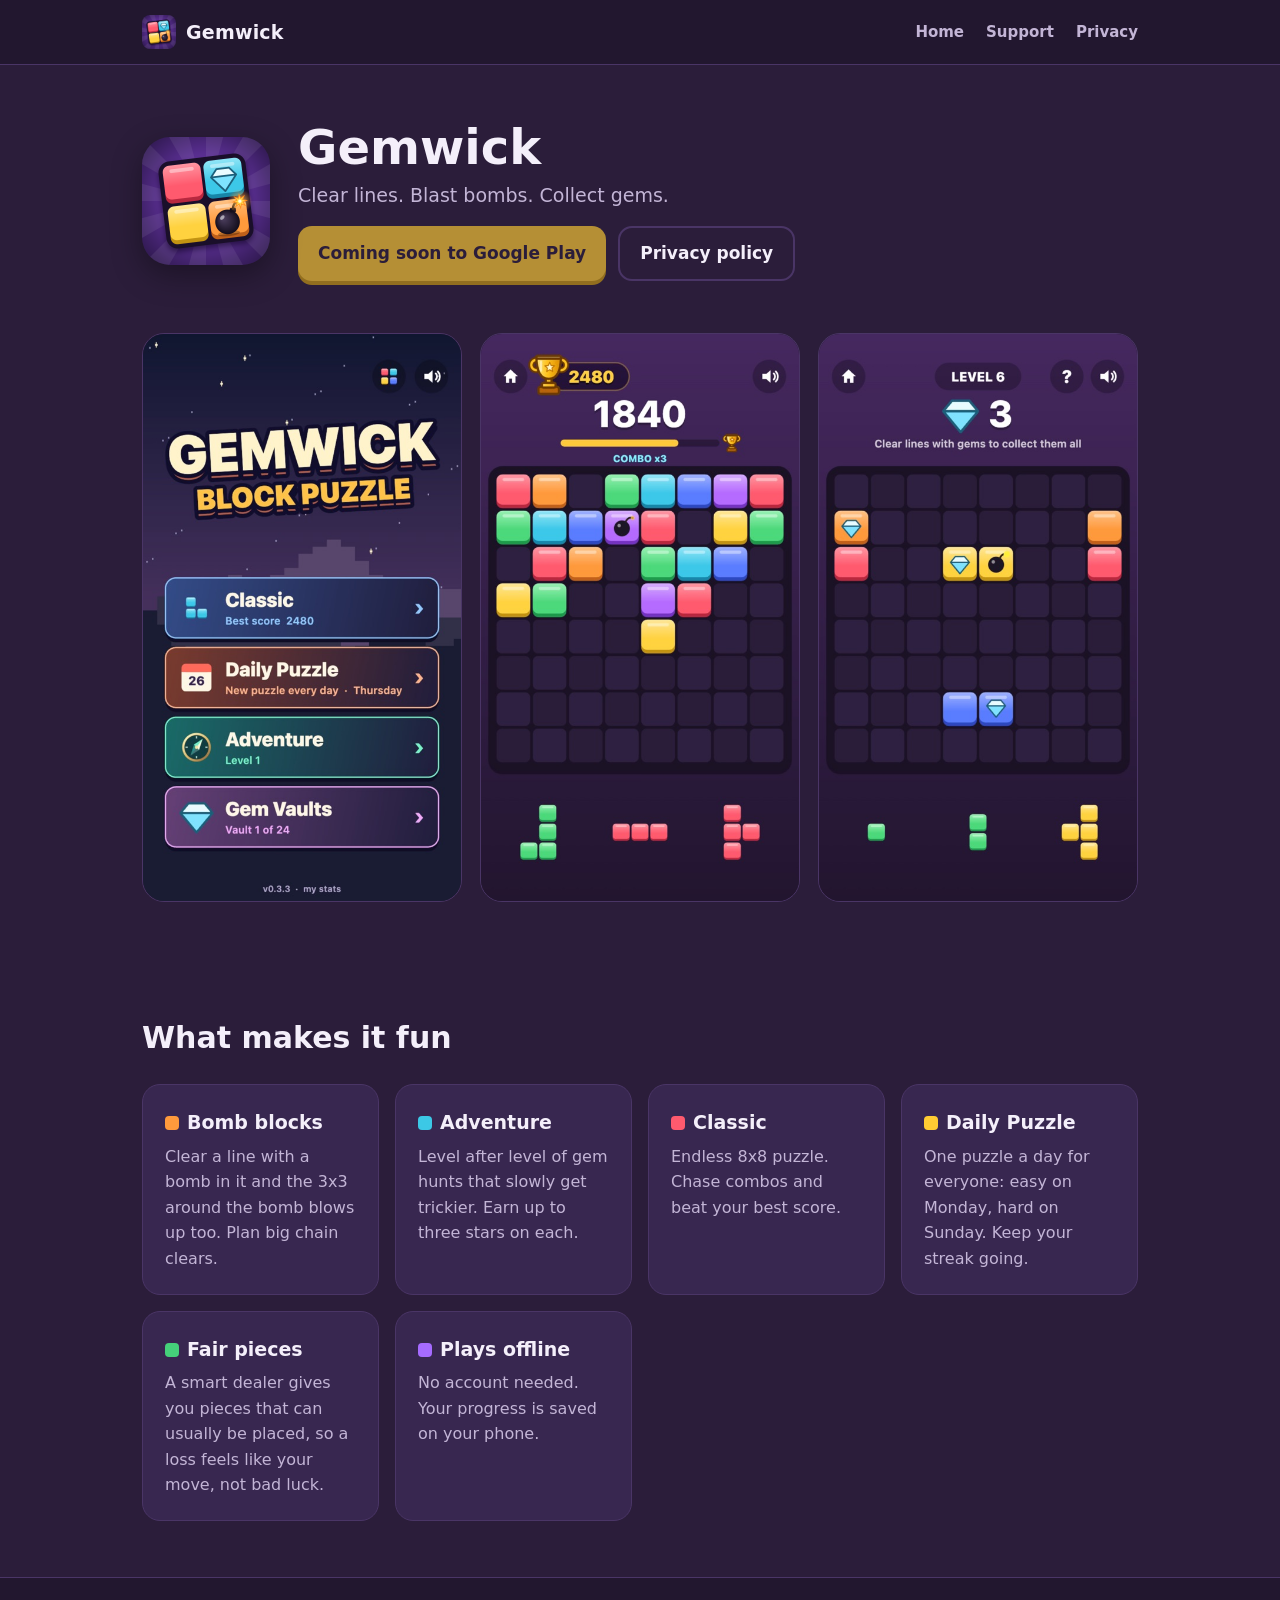
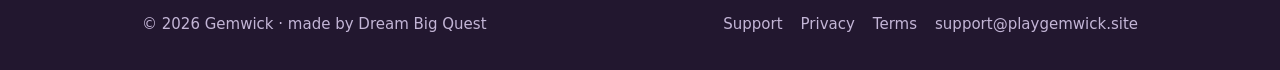
<file: index.html>
<!DOCTYPE html>
<html lang="en">
<head>
<meta charset="utf-8">
<meta name="viewport" content="width=device-width, initial-scale=1">
<title>Gemwick: Block Puzzle with bombs and gems</title>
<meta name="description" content="Gemwick is an 8x8 block puzzle where bomb blocks blast the 3x3 around them. Classic endless mode, Adventure levels with gems, and a daily puzzle.">
<meta name="theme-color" content="#2b1d3a">
<link rel="icon" href="/assets/gemwick/icon-192.png" type="image/png">
<link rel="canonical" href="https://playgemwick.site/">
<meta property="og:title" content="Gemwick: Block Puzzle">
<meta property="og:description" content="Clear lines. Blast bombs. Collect gems.">
<meta property="og:image" content="https://playgemwick.site/assets/gemwick/feature.jpg">
<meta property="og:type" content="website">
<link rel="stylesheet" href="/assets/style.css">
</head>
<body>
<header class="site-head"><div class="wrap">
  <a class="brand" href="/"><img src="/assets/gemwick/icon-192.png" alt="" width="34" height="34" style="border-radius:8px"><span>Gemwick</span></a>
  <nav class="nav"><a href="/">Home</a><a href="/support/">Support</a><a href="/privacy/">Privacy</a></nav>
</div></header>

<main>
  <div class="game-hero"><div class="wrap">
    <img class="icon" src="/assets/gemwick/icon.png" alt="Gemwick icon" width="128" height="128">
    <div>
      <h1>Gemwick</h1>
      <p>Clear lines. Blast bombs. Collect gems.</p>
      <div class="btns" style="margin-top:16px">
        <!-- When the game is live, replace href with https://play.google.com/store/apps/details?id=com.dreambigquest.boomblocks and remove aria-disabled. -->
        <a class="btn" href="#" aria-disabled="true">Coming soon to Google Play</a>
        <a class="btn ghost" href="/privacy/">Privacy policy</a>
      </div>
    </div>
  </div></div>

  <section style="padding-top:28px"><div class="wrap">
    <div class="shots">
      <img src="/assets/gemwick/shot-menu.jpg" alt="Main menu with Classic, Adventure and Daily Puzzle" width="540" height="960" loading="lazy">
      <img src="/assets/gemwick/shot-classic.jpg" alt="Classic mode mid-game with a combo running" width="540" height="960" loading="lazy">
      <img src="/assets/gemwick/shot-adventure.jpg" alt="Adventure level with gems to collect" width="540" height="960" loading="lazy">
    </div>
  </div></section>

  <section><div class="wrap">
    <h2>What makes it fun</h2>
    <div class="features">
      <div class="card"><h3><span class="dot" style="background:var(--orange)"></span>Bomb blocks</h3><p>Clear a line with a bomb in it and the 3x3 around the bomb blows up too. Plan big chain clears.</p></div>
      <div class="card"><h3><span class="dot" style="background:var(--cyan)"></span>Adventure</h3><p>Level after level of gem hunts that slowly get trickier. Earn up to three stars on each.</p></div>
      <div class="card"><h3><span class="dot" style="background:var(--pink)"></span>Classic</h3><p>Endless 8x8 puzzle. Chase combos and beat your best score.</p></div>
      <div class="card"><h3><span class="dot" style="background:var(--yellow)"></span>Daily Puzzle</h3><p>One puzzle a day for everyone: easy on Monday, hard on Sunday. Keep your streak going.</p></div>
      <div class="card"><h3><span class="dot" style="background:var(--green)"></span>Fair pieces</h3><p>A smart dealer gives you pieces that can usually be placed, so a loss feels like your move, not bad luck.</p></div>
      <div class="card"><h3><span class="dot" style="background:#a66bff"></span>Plays offline</h3><p>No account needed. Your progress is saved on your phone.</p></div>
    </div>
  </div></section>
</main>

<footer class="site-foot"><div class="wrap">
  <span>© 2026 Gemwick · made by Dream Big Quest</span>
  <nav><a href="/support/">Support</a><a href="/privacy/">Privacy</a><a href="/terms/">Terms</a><a href="mailto:support@playgemwick.site">support@playgemwick.site</a></nav>
</div></footer>
</body>
</html>
</file>
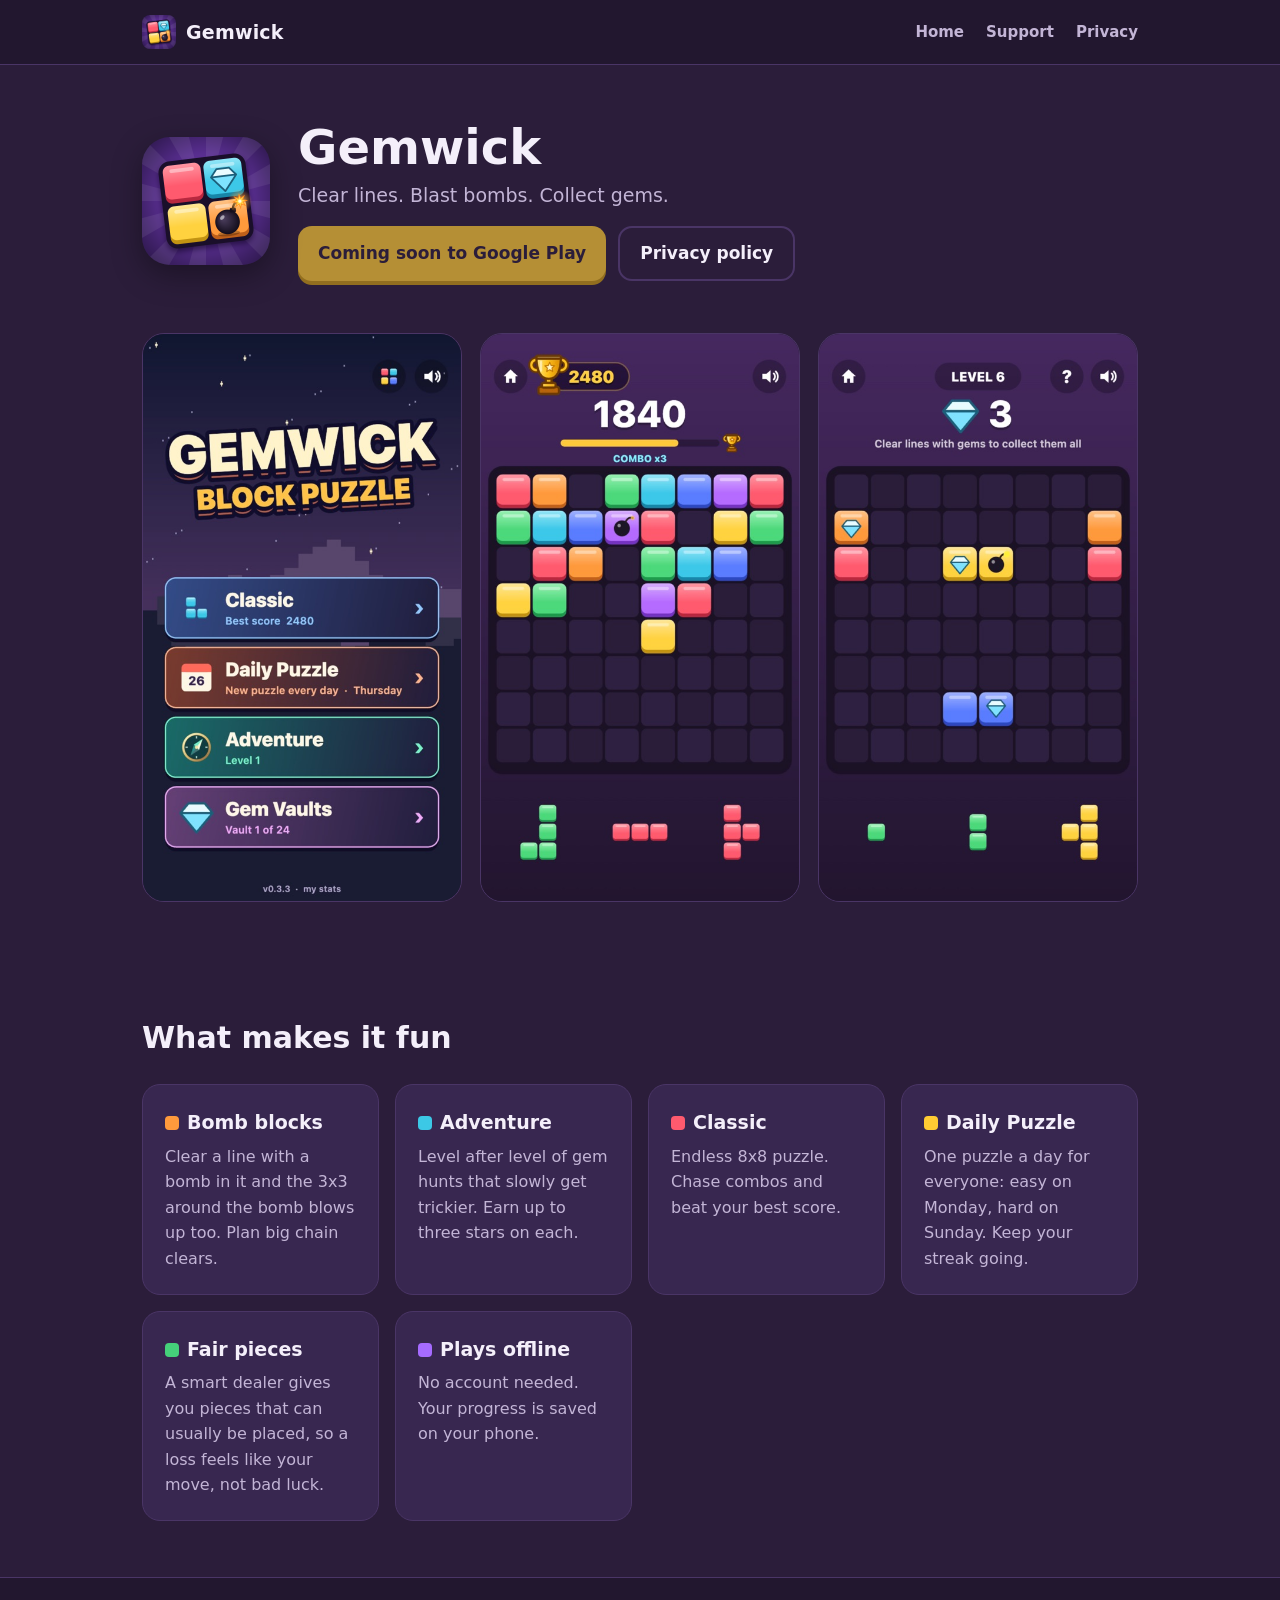
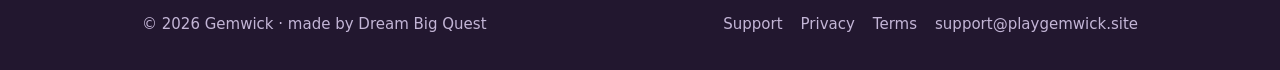
<file: gemwick/index.html>
<!DOCTYPE html><html lang="en"><head><meta charset="utf-8"><title>Gemwick</title>
<link rel="canonical" href="https://playgemwick.site/"><meta http-equiv="refresh" content="0; url=/"></head>
<body><p>Moved to <a href="/">https://playgemwick.site/</a></p></body></html>
</file>
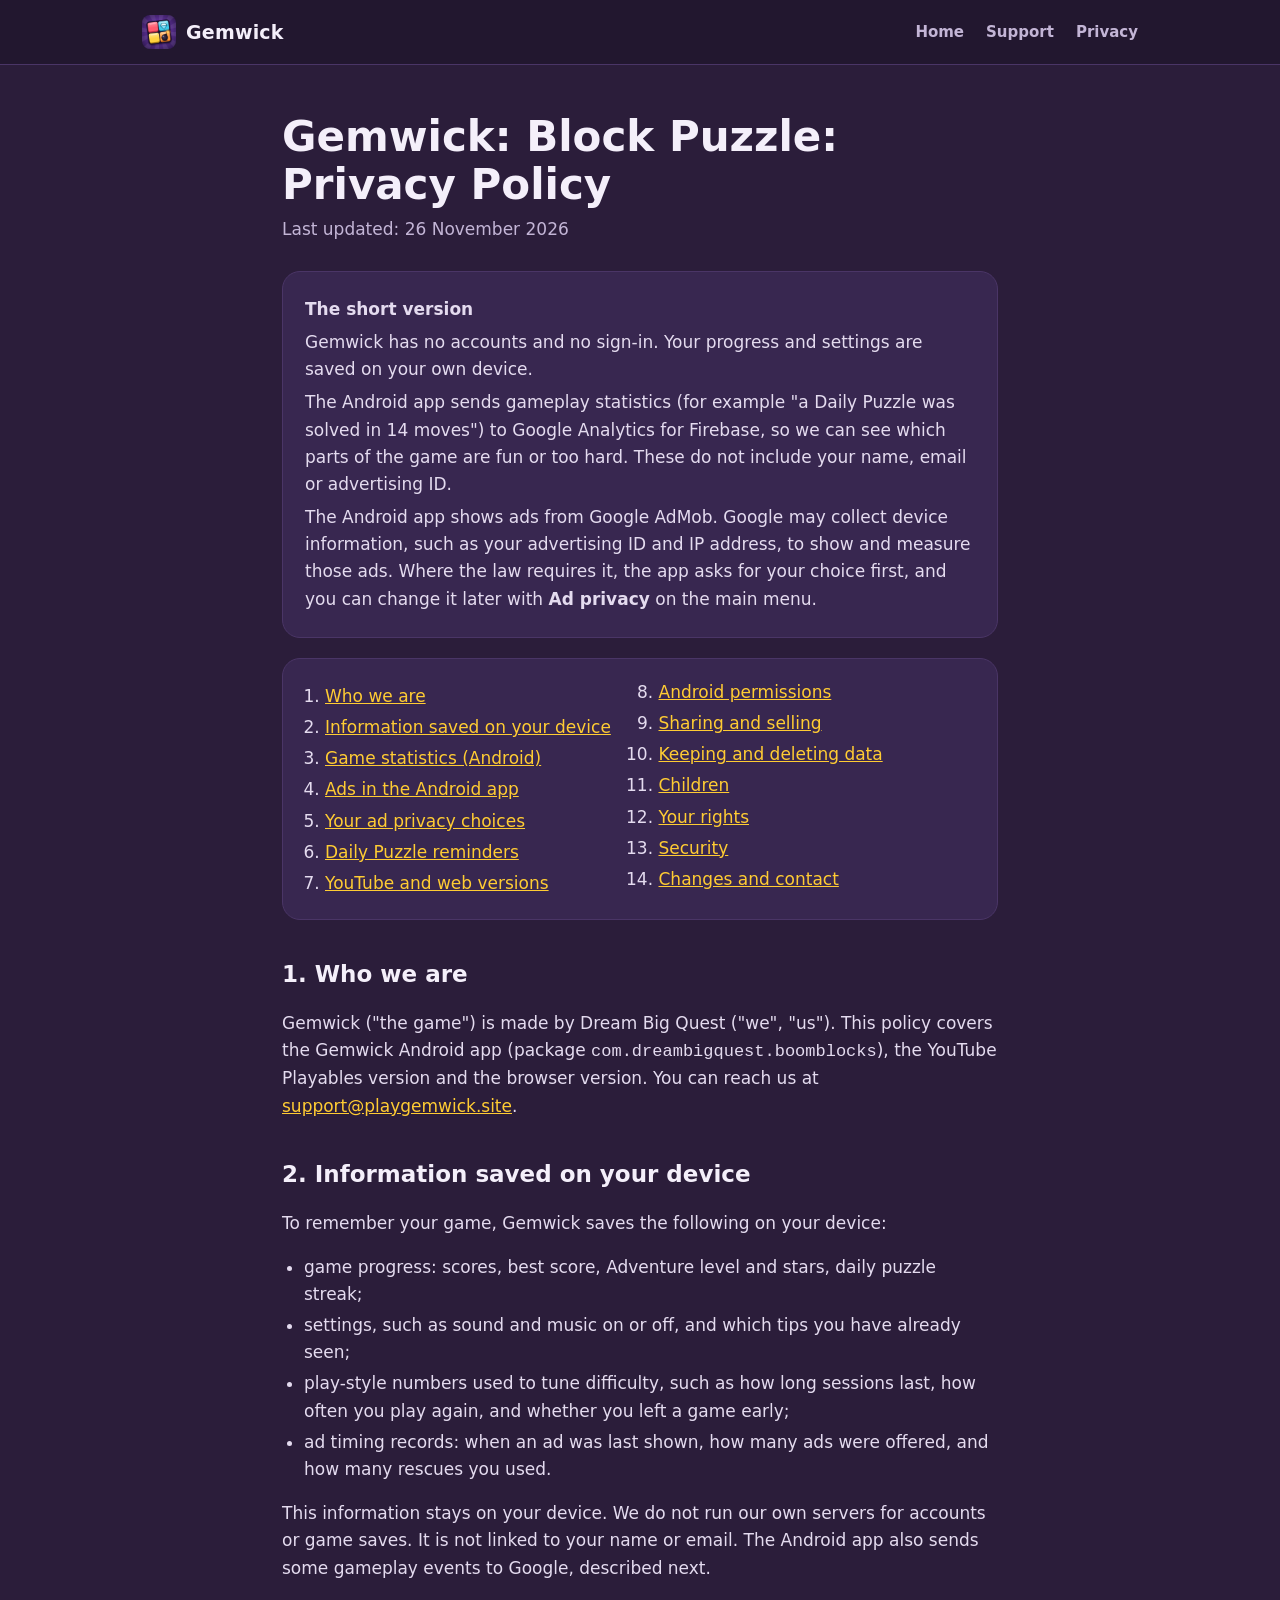
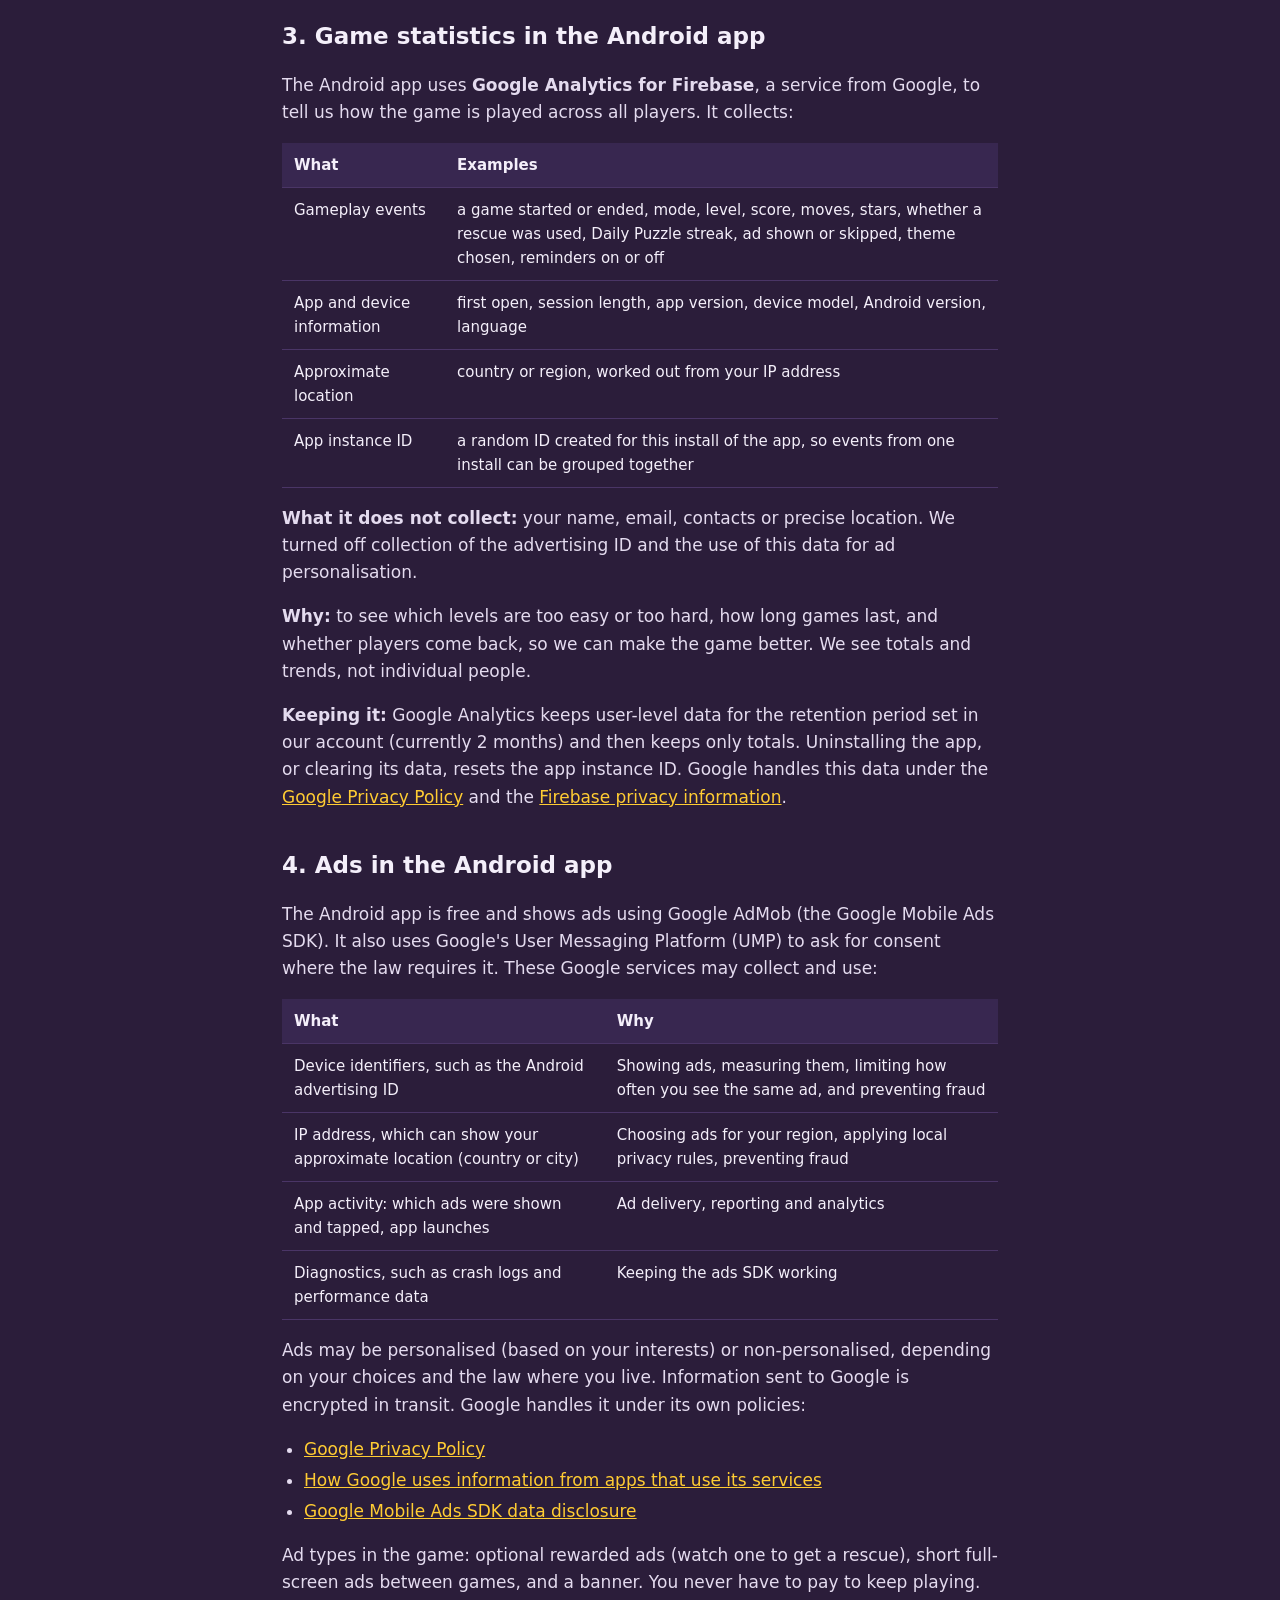
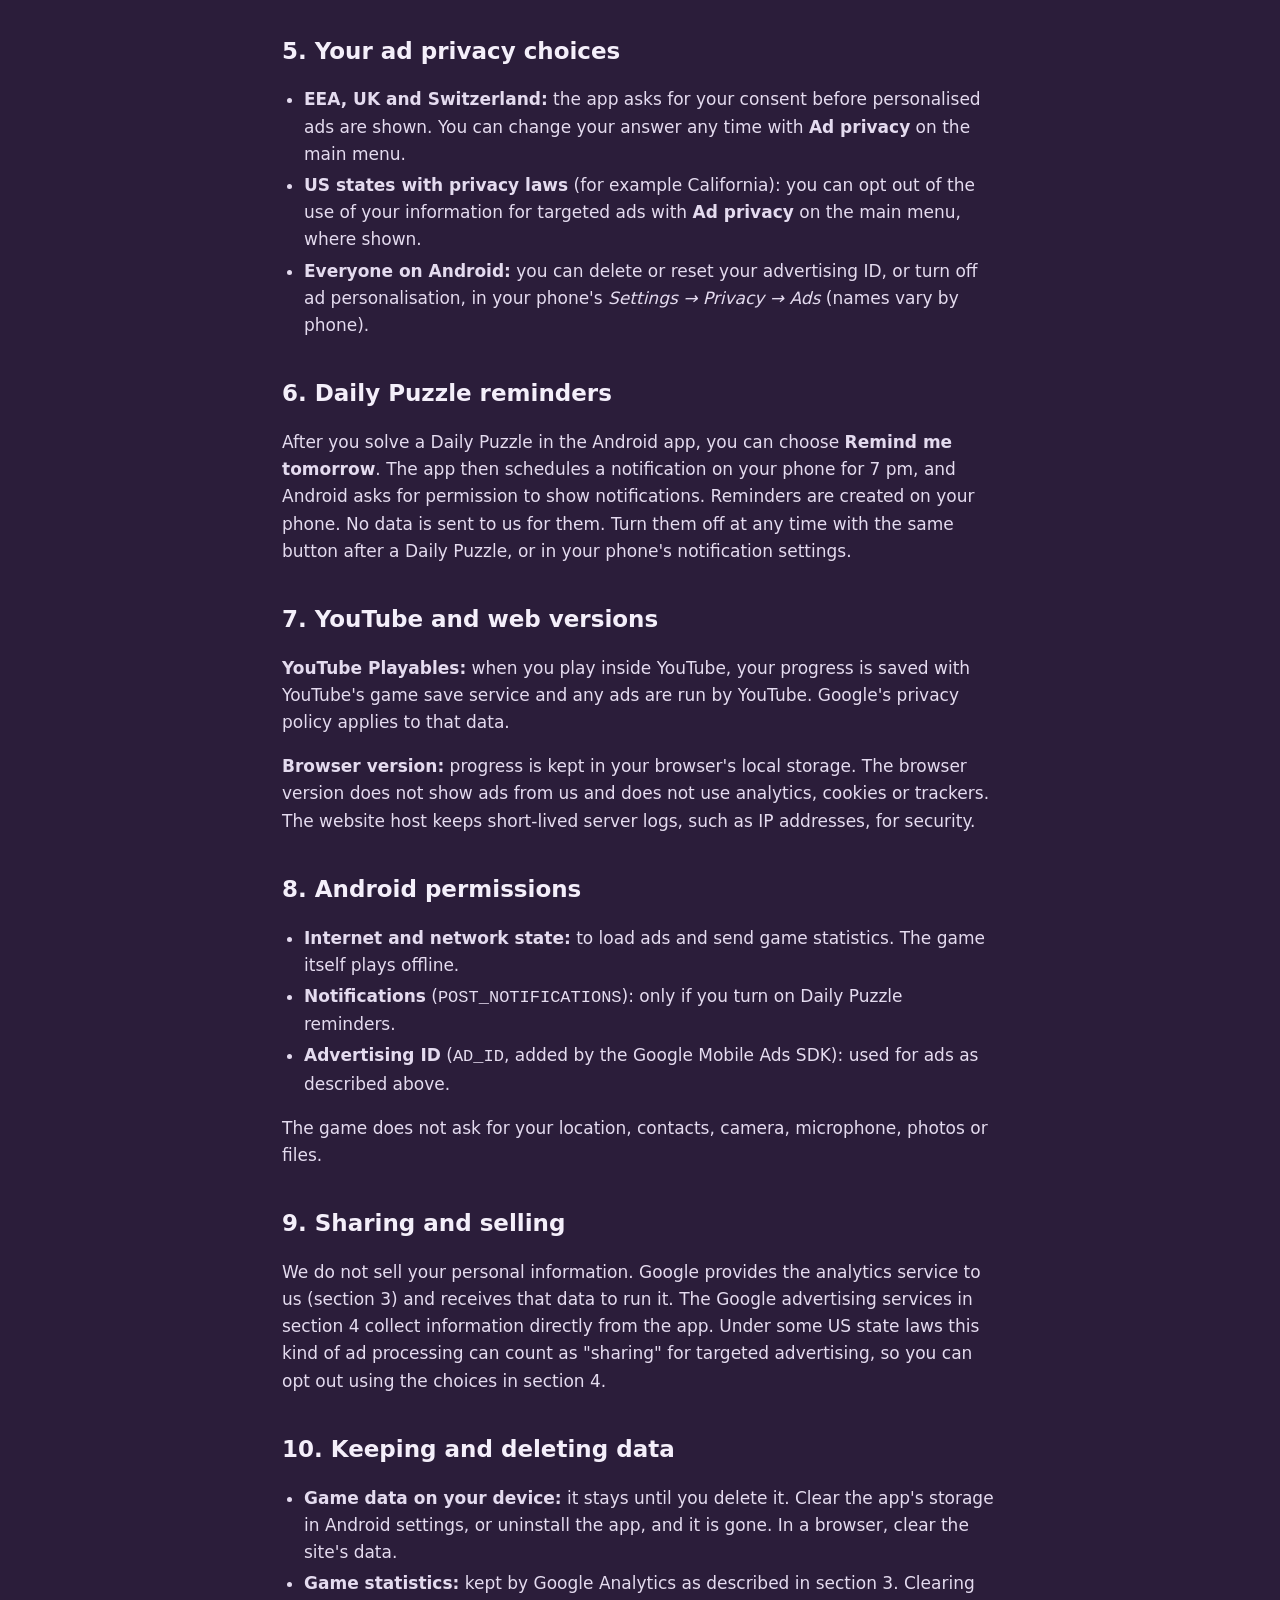
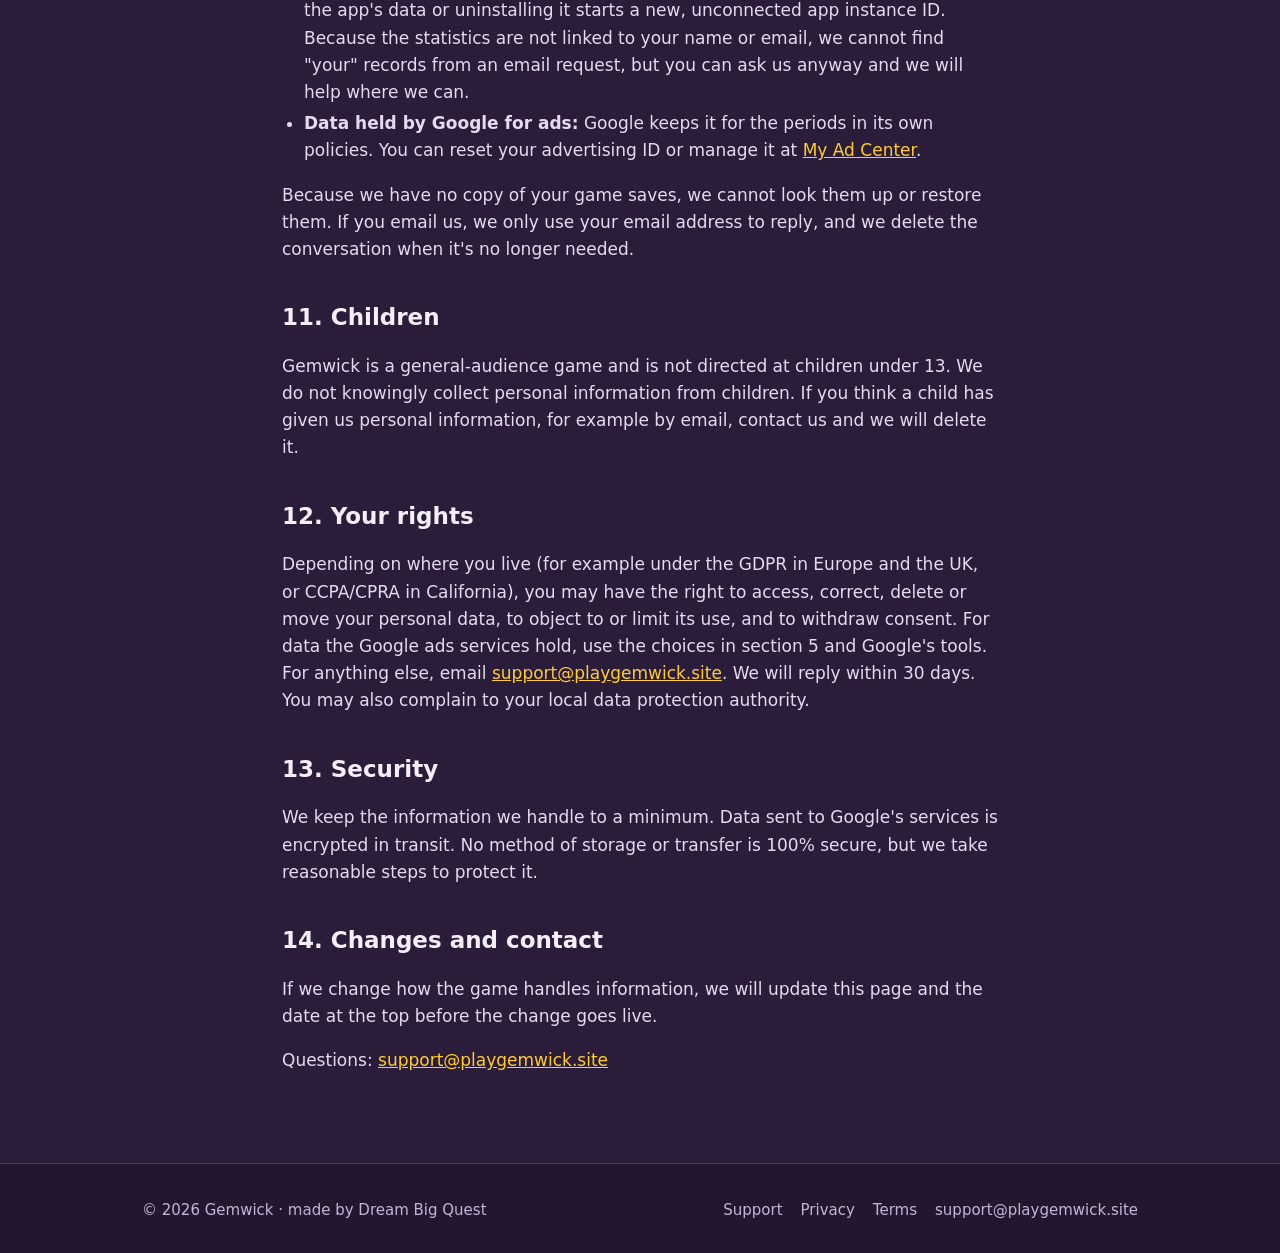
<file: privacy/index.html>
<!DOCTYPE html>
<html lang="en">
<head>
<meta charset="utf-8">
<meta name="viewport" content="width=device-width, initial-scale=1">
<title>Gemwick: Block Puzzle: Privacy Policy</title>
<meta name="description" content="How the Gemwick game handles information, including Google AdMob ads and privacy choices.">
<meta name="theme-color" content="#2b1d3a">
<link rel="icon" href="/assets/gemwick/icon-192.png" type="image/png">
<link rel="canonical" href="https://playgemwick.site/privacy/">
<link rel="stylesheet" href="/assets/style.css">
</head>
<body>
<header class="site-head"><div class="wrap">
  <a class="brand" href="/"><img src="/assets/gemwick/icon-192.png" alt="" width="34" height="34" style="border-radius:8px"><span>Gemwick</span></a>
  <nav class="nav"><a href="/">Home</a><a href="/support/">Support</a><a href="/privacy/">Privacy</a></nav>
</div></header>

<main class="doc">
  <h1>Gemwick: Block Puzzle: Privacy Policy</h1>
  <p class="meta">Last updated: 26 November 2026</p>

  <div class="card summary">
    <p><strong>The short version</strong></p>
    <p>Gemwick has no accounts and no sign-in. Your progress and settings are saved on your own device.</p>
    <p>The Android app sends gameplay statistics (for example "a Daily Puzzle was solved in 14 moves") to Google Analytics for Firebase, so we can see which parts of the game are fun or too hard. These do not include your name, email or advertising ID.</p>
    <p>The Android app shows ads from Google AdMob. Google may collect device information, such as your advertising ID and IP address, to show and measure those ads. Where the law requires it, the app asks for your choice first, and you can change it later with <strong>Ad privacy</strong> on the main menu.</p>
  </div>

  <nav class="card toc" aria-label="Contents"><ol>
    <li><a href="#who">Who we are</a></li>
    <li><a href="#device">Information saved on your device</a></li>
    <li><a href="#analytics">Game statistics (Android)</a></li>
    <li><a href="#ads">Ads in the Android app</a></li>
    <li><a href="#choices">Your ad privacy choices</a></li>
    <li><a href="#reminders">Daily Puzzle reminders</a></li>
    <li><a href="#platforms">YouTube and web versions</a></li>
    <li><a href="#permissions">Android permissions</a></li>
    <li><a href="#sharing">Sharing and selling</a></li>
    <li><a href="#retention">Keeping and deleting data</a></li>
    <li><a href="#children">Children</a></li>
    <li><a href="#rights">Your rights</a></li>
    <li><a href="#security">Security</a></li>
    <li><a href="#changes">Changes and contact</a></li>
  </ol></nav>

  <h2 id="who">1. Who we are</h2>
  <p>Gemwick ("the game") is made by Dream Big Quest ("we", "us"). This policy covers the Gemwick Android app (package <code>com.dreambigquest.boomblocks</code>), the YouTube Playables version and the browser version. You can reach us at <a href="mailto:support@playgemwick.site">support@playgemwick.site</a>.</p>

  <h2 id="device">2. Information saved on your device</h2>
  <p>To remember your game, Gemwick saves the following on your device:</p>
  <ul>
    <li>game progress: scores, best score, Adventure level and stars, daily puzzle streak;</li>
    <li>settings, such as sound and music on or off, and which tips you have already seen;</li>
    <li>play-style numbers used to tune difficulty, such as how long sessions last, how often you play again, and whether you left a game early;</li>
    <li>ad timing records: when an ad was last shown, how many ads were offered, and how many rescues you used.</li>
  </ul>
  <p>This information stays on your device. We do not run our own servers for accounts or game saves. It is not linked to your name or email. The Android app also sends some gameplay events to Google, described next.</p>

  <h2 id="analytics">3. Game statistics in the Android app</h2>
  <p>The Android app uses <strong>Google Analytics for Firebase</strong>, a service from Google, to tell us how the game is played across all players. It collects:</p>
  <table>
    <tr><th>What</th><th>Examples</th></tr>
    <tr><td>Gameplay events</td><td>a game started or ended, mode, level, score, moves, stars, whether a rescue was used, Daily Puzzle streak, ad shown or skipped, theme chosen, reminders on or off</td></tr>
    <tr><td>App and device information</td><td>first open, session length, app version, device model, Android version, language</td></tr>
    <tr><td>Approximate location</td><td>country or region, worked out from your IP address</td></tr>
    <tr><td>App instance ID</td><td>a random ID created for this install of the app, so events from one install can be grouped together</td></tr>
  </table>
  <p><strong>What it does not collect:</strong> your name, email, contacts or precise location. We turned off collection of the advertising ID and the use of this data for ad personalisation.</p>
  <p><strong>Why:</strong> to see which levels are too easy or too hard, how long games last, and whether players come back, so we can make the game better. We see totals and trends, not individual people.</p>
  <p><strong>Keeping it:</strong> Google Analytics keeps user-level data for the retention period set in our account (currently 2 months) and then keeps only totals. Uninstalling the app, or clearing its data, resets the app instance ID. Google handles this data under the <a href="https://policies.google.com/privacy">Google Privacy Policy</a> and the <a href="https://firebase.google.com/support/privacy">Firebase privacy information</a>.</p>

  <h2 id="ads">4. Ads in the Android app</h2>
  <p>The Android app is free and shows ads using Google AdMob (the Google Mobile Ads SDK). It also uses Google's User Messaging Platform (UMP) to ask for consent where the law requires it. These Google services may collect and use:</p>
  <table>
    <tr><th>What</th><th>Why</th></tr>
    <tr><td>Device identifiers, such as the Android advertising ID</td><td>Showing ads, measuring them, limiting how often you see the same ad, and preventing fraud</td></tr>
    <tr><td>IP address, which can show your approximate location (country or city)</td><td>Choosing ads for your region, applying local privacy rules, preventing fraud</td></tr>
    <tr><td>App activity: which ads were shown and tapped, app launches</td><td>Ad delivery, reporting and analytics</td></tr>
    <tr><td>Diagnostics, such as crash logs and performance data</td><td>Keeping the ads SDK working</td></tr>
  </table>
  <p>Ads may be personalised (based on your interests) or non-personalised, depending on your choices and the law where you live. Information sent to Google is encrypted in transit. Google handles it under its own policies:</p>
  <ul>
    <li><a href="https://policies.google.com/privacy">Google Privacy Policy</a></li>
    <li><a href="https://policies.google.com/technologies/partner-sites">How Google uses information from apps that use its services</a></li>
    <li><a href="https://developers.google.com/admob/android/privacy/play-data-disclosure">Google Mobile Ads SDK data disclosure</a></li>
  </ul>
  <p>Ad types in the game: optional rewarded ads (watch one to get a rescue), short full-screen ads between games, and a banner. You never have to pay to keep playing.</p>

  <h2 id="choices">5. Your ad privacy choices</h2>
  <ul>
    <li><strong>EEA, UK and Switzerland:</strong> the app asks for your consent before personalised ads are shown. You can change your answer any time with <strong>Ad privacy</strong> on the main menu.</li>
    <li><strong>US states with privacy laws</strong> (for example California): you can opt out of the use of your information for targeted ads with <strong>Ad privacy</strong> on the main menu, where shown.</li>
    <li><strong>Everyone on Android:</strong> you can delete or reset your advertising ID, or turn off ad personalisation, in your phone's <em>Settings → Privacy → Ads</em> (names vary by phone).</li>
  </ul>

  <h2 id="reminders">6. Daily Puzzle reminders</h2>
  <p>After you solve a Daily Puzzle in the Android app, you can choose <strong>Remind me tomorrow</strong>. The app then schedules a notification on your phone for 7 pm, and Android asks for permission to show notifications. Reminders are created on your phone. No data is sent to us for them. Turn them off at any time with the same button after a Daily Puzzle, or in your phone's notification settings.</p>

  <h2 id="platforms">7. YouTube and web versions</h2>
  <p><strong>YouTube Playables:</strong> when you play inside YouTube, your progress is saved with YouTube's game save service and any ads are run by YouTube. Google's privacy policy applies to that data.</p>
  <p><strong>Browser version:</strong> progress is kept in your browser's local storage. The browser version does not show ads from us and does not use analytics, cookies or trackers. The website host keeps short-lived server logs, such as IP addresses, for security.</p>

  <h2 id="permissions">8. Android permissions</h2>
  <ul>
    <li><strong>Internet and network state:</strong> to load ads and send game statistics. The game itself plays offline.</li>
    <li><strong>Notifications</strong> (<code>POST_NOTIFICATIONS</code>): only if you turn on Daily Puzzle reminders.</li>
    <li><strong>Advertising ID</strong> (<code>AD_ID</code>, added by the Google Mobile Ads SDK): used for ads as described above.</li>
  </ul>
  <p>The game does not ask for your location, contacts, camera, microphone, photos or files.</p>

  <h2 id="sharing">9. Sharing and selling</h2>
  <p>We do not sell your personal information. Google provides the analytics service to us (section 3) and receives that data to run it. The Google advertising services in section 4 collect information directly from the app. Under some US state laws this kind of ad processing can count as "sharing" for targeted advertising, so you can opt out using the choices in section 4.</p>

  <h2 id="retention">10. Keeping and deleting data</h2>
  <ul>
    <li><strong>Game data on your device:</strong> it stays until you delete it. Clear the app's storage in Android settings, or uninstall the app, and it is gone. In a browser, clear the site's data.</li>
    <li><strong>Game statistics:</strong> kept by Google Analytics as described in section 3. Clearing the app's data or uninstalling it starts a new, unconnected app instance ID. Because the statistics are not linked to your name or email, we cannot find "your" records from an email request, but you can ask us anyway and we will help where we can.</li>
    <li><strong>Data held by Google for ads:</strong> Google keeps it for the periods in its own policies. You can reset your advertising ID or manage it at <a href="https://myadcenter.google.com/">My Ad Center</a>.</li>
  </ul>
  <p>Because we have no copy of your game saves, we cannot look them up or restore them. If you email us, we only use your email address to reply, and we delete the conversation when it's no longer needed.</p>

  <h2 id="children">11. Children</h2>
  <p>Gemwick is a general-audience game and is not directed at children under 13. We do not knowingly collect personal information from children. If you think a child has given us personal information, for example by email, contact us and we will delete it.</p>

  <h2 id="rights">12. Your rights</h2>
  <p>Depending on where you live (for example under the GDPR in Europe and the UK, or CCPA/CPRA in California), you may have the right to access, correct, delete or move your personal data, to object to or limit its use, and to withdraw consent. For data the Google ads services hold, use the choices in section 5 and Google's tools. For anything else, email <a href="mailto:support@playgemwick.site">support@playgemwick.site</a>. We will reply within 30 days. You may also complain to your local data protection authority.</p>

  <h2 id="security">13. Security</h2>
  <p>We keep the information we handle to a minimum. Data sent to Google's services is encrypted in transit. No method of storage or transfer is 100% secure, but we take reasonable steps to protect it.</p>

  <h2 id="changes">14. Changes and contact</h2>
  <p>If we change how the game handles information, we will update this page and the date at the top before the change goes live.</p>
  <p>Questions: <a href="mailto:support@playgemwick.site">support@playgemwick.site</a></p>
</main>

<footer class="site-foot"><div class="wrap">
  <span>© 2026 Gemwick · made by Dream Big Quest</span>
  <nav><a href="/support/">Support</a><a href="/privacy/">Privacy</a><a href="/terms/">Terms</a><a href="mailto:support@playgemwick.site">support@playgemwick.site</a></nav>
</div></footer>
</body>
</html>
</file>
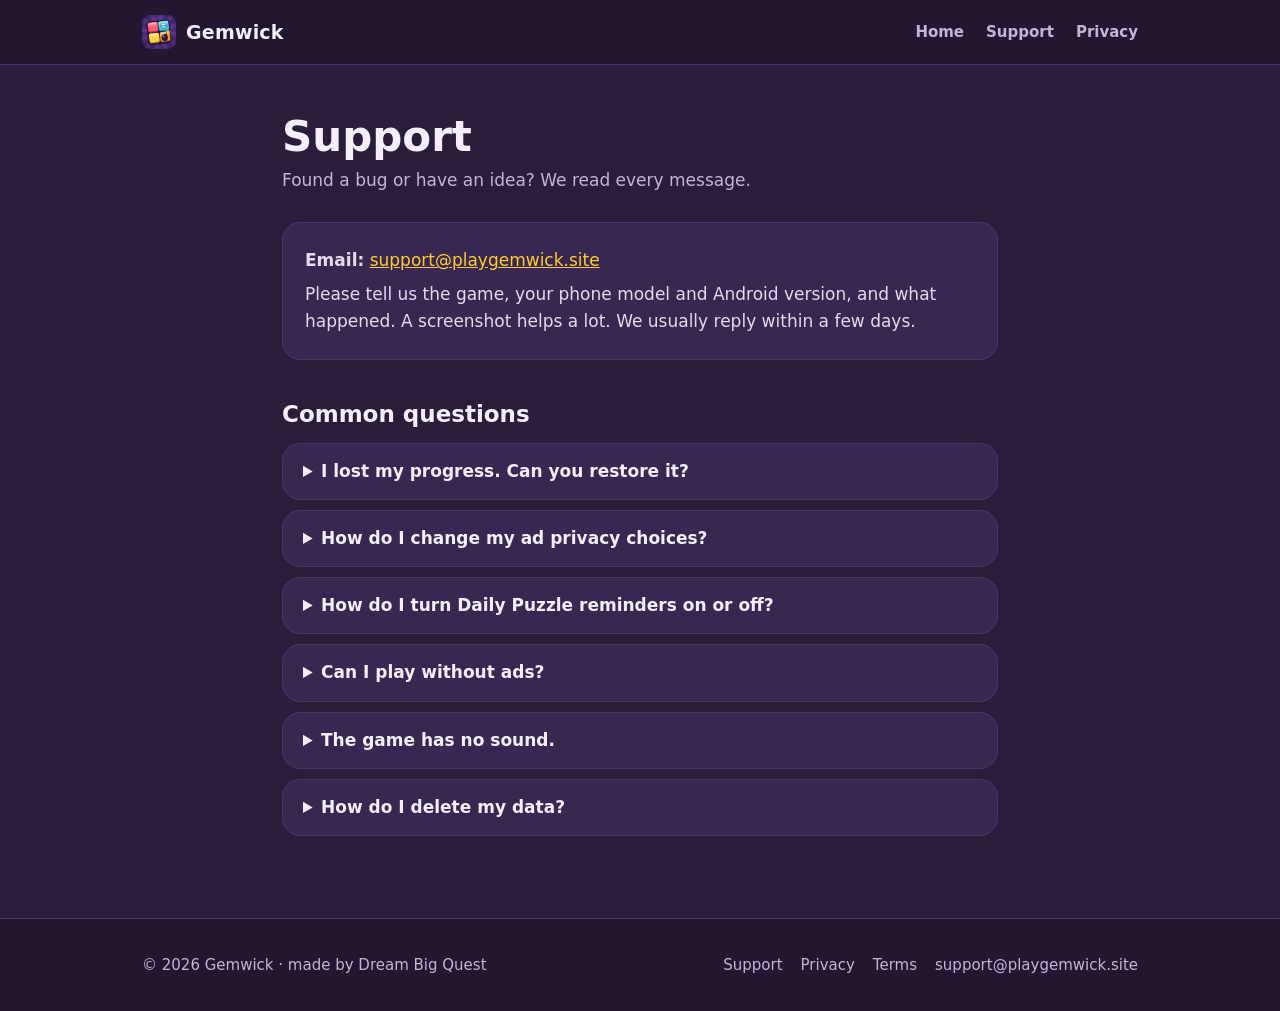
<file: support/index.html>
<!DOCTYPE html>
<html lang="en">
<head>
<title>Support | Gemwick</title>
<meta name="description" content="Help with Gemwick: Block Puzzle. Contact us and common questions.">
<link rel="canonical" href="https://playgemwick.site/support/">
<meta charset="utf-8">
<meta name="viewport" content="width=device-width, initial-scale=1">
<meta name="theme-color" content="#2b1d3a">
<link rel="icon" href="/assets/gemwick/icon-192.png" type="image/png">
<link rel="stylesheet" href="/assets/style.css">
</head>
<body>
<header class="site-head"><div class="wrap">
  <a class="brand" href="/"><img src="/assets/gemwick/icon-192.png" alt="" width="34" height="34" style="border-radius:8px"><span>Gemwick</span></a>
  <nav class="nav"><a href="/">Home</a><a href="/support/">Support</a><a href="/privacy/">Privacy</a></nav>
</div></header>
<main class="doc">
  <h1>Support</h1>
  <p class="meta">Found a bug or have an idea? We read every message.</p>
  <div class="card summary">
    <p><strong>Email:</strong> <a href="mailto:support@playgemwick.site">support@playgemwick.site</a></p>
    <p>Please tell us the game, your phone model and Android version, and what happened. A screenshot helps a lot. We usually reply within a few days.</p>
  </div>

  <h2>Common questions</h2>
  <details class="card"><summary>I lost my progress. Can you restore it?</summary>
    <p>Progress is saved only on your device, so uninstalling the game, clearing its data or switching phones resets it. We don't keep a copy, so we can't restore it.</p></details>
  <details class="card"><summary>How do I change my ad privacy choices?</summary>
    <p>Open the game and tap <strong>Ad privacy</strong> on the main menu (shown where privacy laws require it). You can also reset your advertising ID or turn off ad personalisation in your phone's settings under <em>Privacy → Ads</em>.</p></details>
  <details class="card"><summary>How do I turn Daily Puzzle reminders on or off?</summary>
    <p>Solve a Daily Puzzle, then tap <strong>Remind me tomorrow</strong> (or <strong>Daily reminder: On</strong> to turn it off). You can also turn off notifications for the game in your phone's settings.</p></details>
  <details class="card"><summary>Can I play without ads?</summary>
    <p>Our games are free and supported by ads. Rewarded ads are always optional: you choose whether to watch one for a rescue.</p></details>
  <details class="card"><summary>The game has no sound.</summary>
    <p>Check the speaker button in the game and your phone's media volume. Some phones also mute games in silent mode.</p></details>
  <details class="card"><summary>How do I delete my data?</summary>
    <p>All game data is on your phone. Go to <em>Settings → Apps → the game → Storage → Clear data</em>, or uninstall the game. See the <a href="/privacy/">Gemwick privacy policy</a> for details about ad data held by Google.</p></details>
</main>
<footer class="site-foot"><div class="wrap">
  <span>© 2026 Gemwick · made by Dream Big Quest</span>
  <nav><a href="/support/">Support</a><a href="/privacy/">Privacy</a><a href="/terms/">Terms</a><a href="mailto:support@playgemwick.site">support@playgemwick.site</a></nav>
</div></footer>
</body>
</html>
</file>
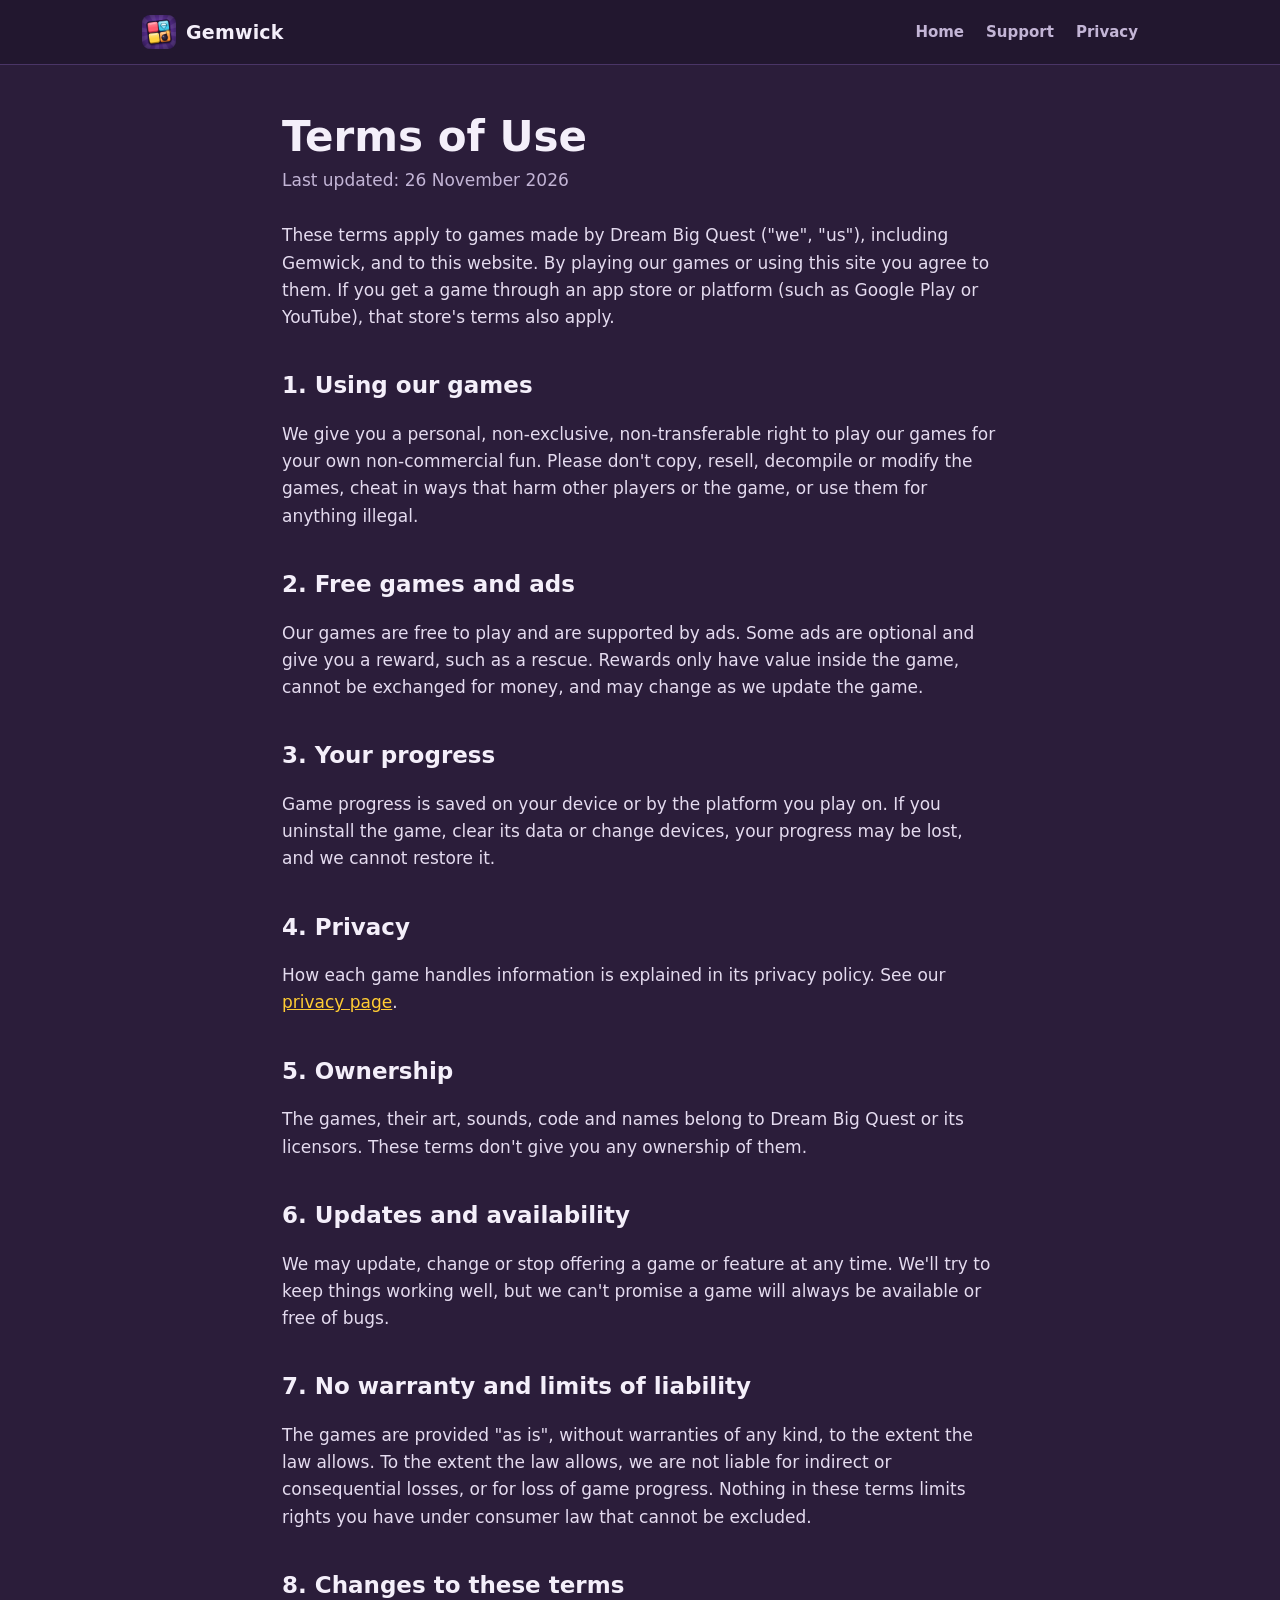
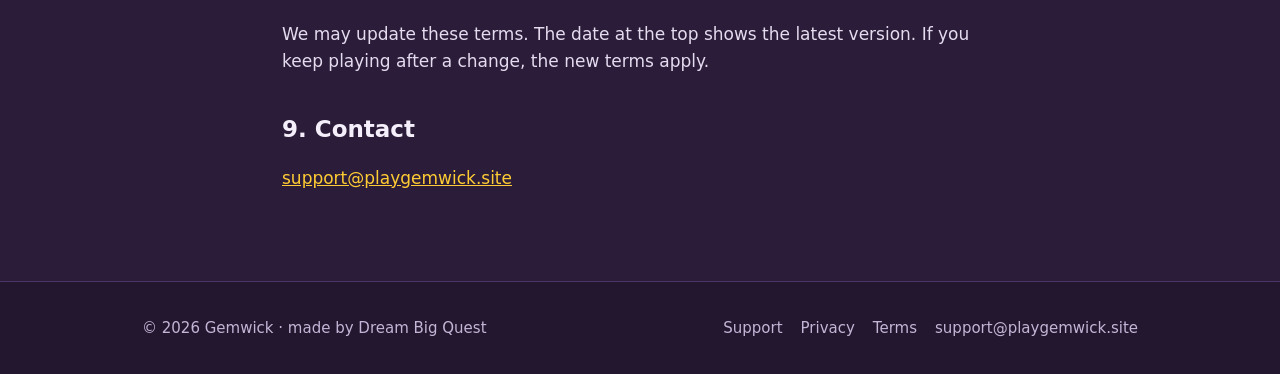
<file: terms/index.html>
<!DOCTYPE html>
<html lang="en">
<head>
<title>Terms of Use | Gemwick</title>
<meta name="description" content="Terms of use for Gemwick: Block Puzzle and this website.">
<link rel="canonical" href="https://playgemwick.site/terms/">
<meta charset="utf-8">
<meta name="viewport" content="width=device-width, initial-scale=1">
<meta name="theme-color" content="#2b1d3a">
<link rel="icon" href="/assets/gemwick/icon-192.png" type="image/png">
<link rel="stylesheet" href="/assets/style.css">
</head>
<body>
<header class="site-head"><div class="wrap">
  <a class="brand" href="/"><img src="/assets/gemwick/icon-192.png" alt="" width="34" height="34" style="border-radius:8px"><span>Gemwick</span></a>
  <nav class="nav"><a href="/">Home</a><a href="/support/">Support</a><a href="/privacy/">Privacy</a></nav>
</div></header>
<main class="doc">
  <h1>Terms of Use</h1>
  <p class="meta">Last updated: 26 November 2026</p>
  <p>These terms apply to games made by Dream Big Quest ("we", "us"), including Gemwick, and to this website. By playing our games or using this site you agree to them. If you get a game through an app store or platform (such as Google Play or YouTube), that store's terms also apply.</p>

  <h2>1. Using our games</h2>
  <p>We give you a personal, non-exclusive, non-transferable right to play our games for your own non-commercial fun. Please don't copy, resell, decompile or modify the games, cheat in ways that harm other players or the game, or use them for anything illegal.</p>

  <h2>2. Free games and ads</h2>
  <p>Our games are free to play and are supported by ads. Some ads are optional and give you a reward, such as a rescue. Rewards only have value inside the game, cannot be exchanged for money, and may change as we update the game.</p>

  <h2>3. Your progress</h2>
  <p>Game progress is saved on your device or by the platform you play on. If you uninstall the game, clear its data or change devices, your progress may be lost, and we cannot restore it.</p>

  <h2>4. Privacy</h2>
  <p>How each game handles information is explained in its privacy policy. See our <a href="/privacy/">privacy page</a>.</p>

  <h2>5. Ownership</h2>
  <p>The games, their art, sounds, code and names belong to Dream Big Quest or its licensors. These terms don't give you any ownership of them.</p>

  <h2>6. Updates and availability</h2>
  <p>We may update, change or stop offering a game or feature at any time. We'll try to keep things working well, but we can't promise a game will always be available or free of bugs.</p>

  <h2>7. No warranty and limits of liability</h2>
  <p>The games are provided "as is", without warranties of any kind, to the extent the law allows. To the extent the law allows, we are not liable for indirect or consequential losses, or for loss of game progress. Nothing in these terms limits rights you have under consumer law that cannot be excluded.</p>

  <h2>8. Changes to these terms</h2>
  <p>We may update these terms. The date at the top shows the latest version. If you keep playing after a change, the new terms apply.</p>

  <h2>9. Contact</h2>
  <p><a href="mailto:support@playgemwick.site">support@playgemwick.site</a></p>
</main>
<footer class="site-foot"><div class="wrap">
  <span>© 2026 Gemwick · made by Dream Big Quest</span>
  <nav><a href="/support/">Support</a><a href="/privacy/">Privacy</a><a href="/terms/">Terms</a><a href="mailto:support@playgemwick.site">support@playgemwick.site</a></nav>
</div></footer>
</body>
</html>
</file>
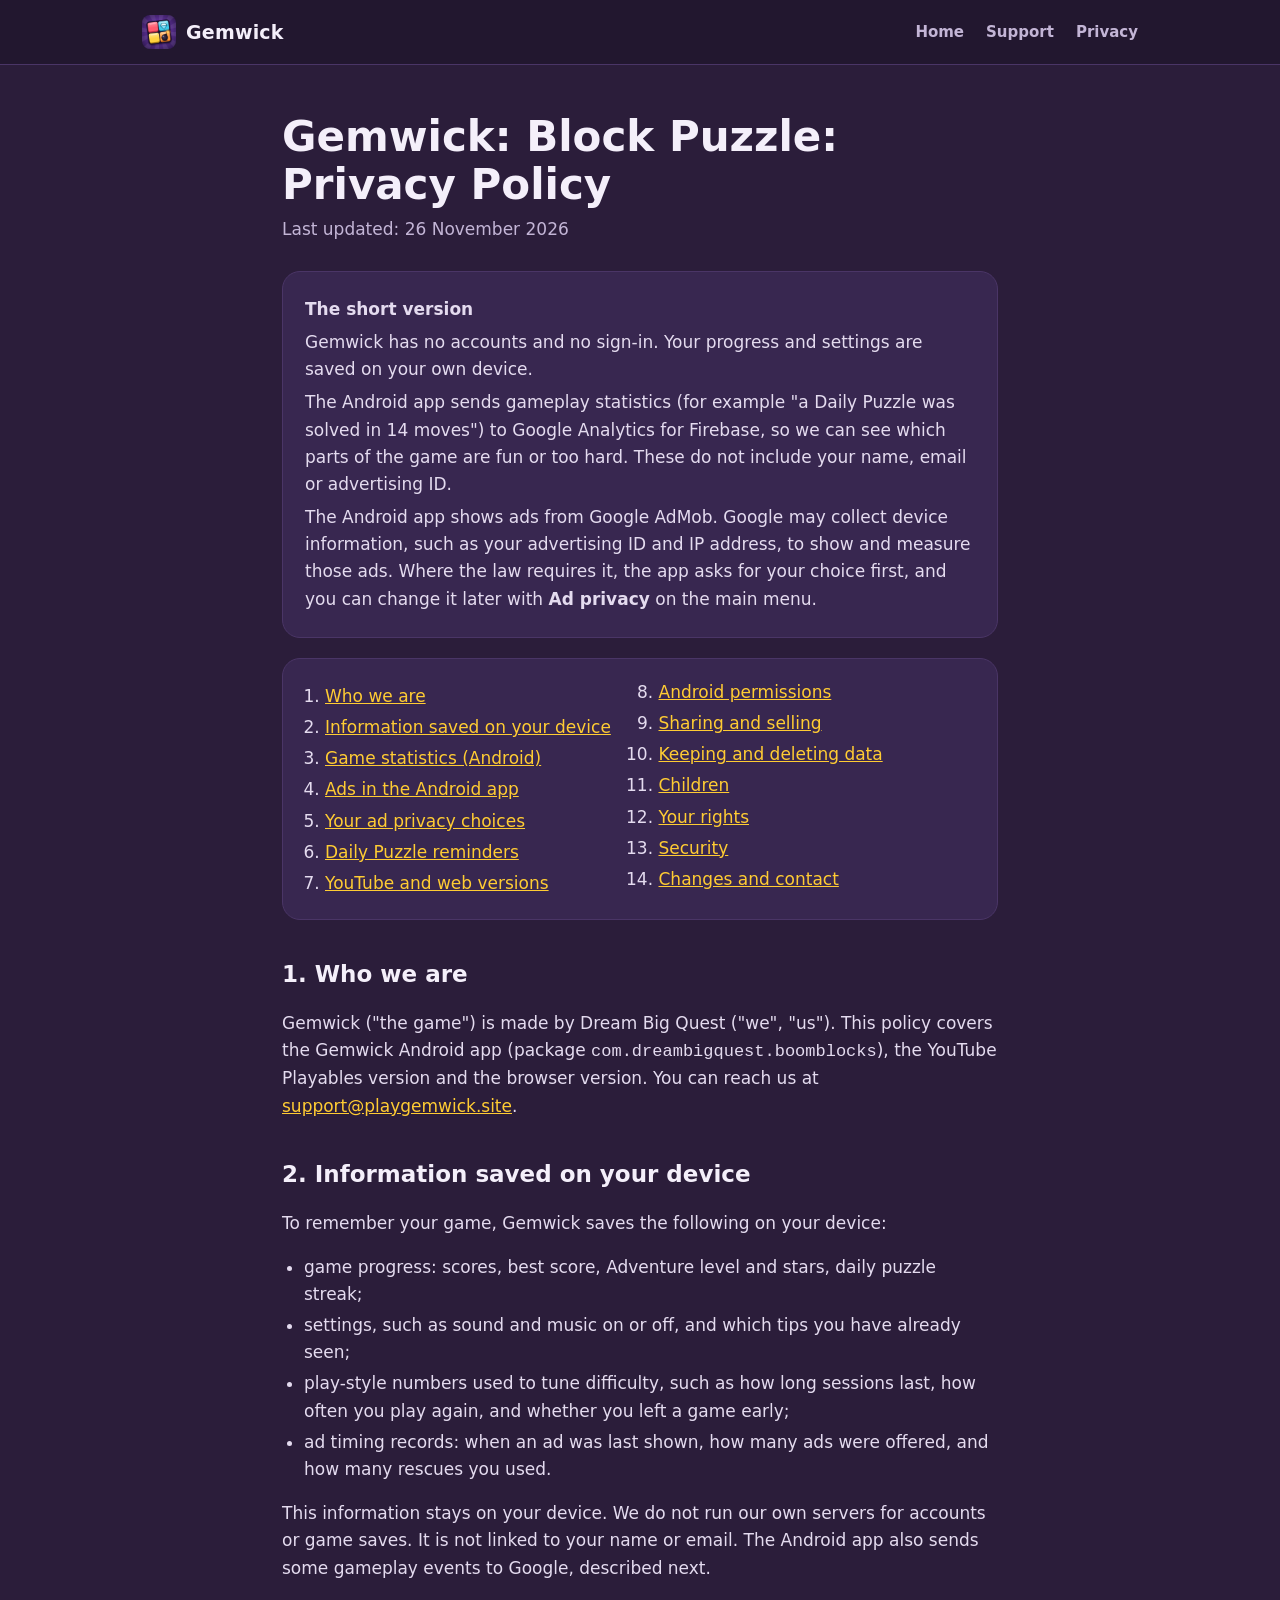
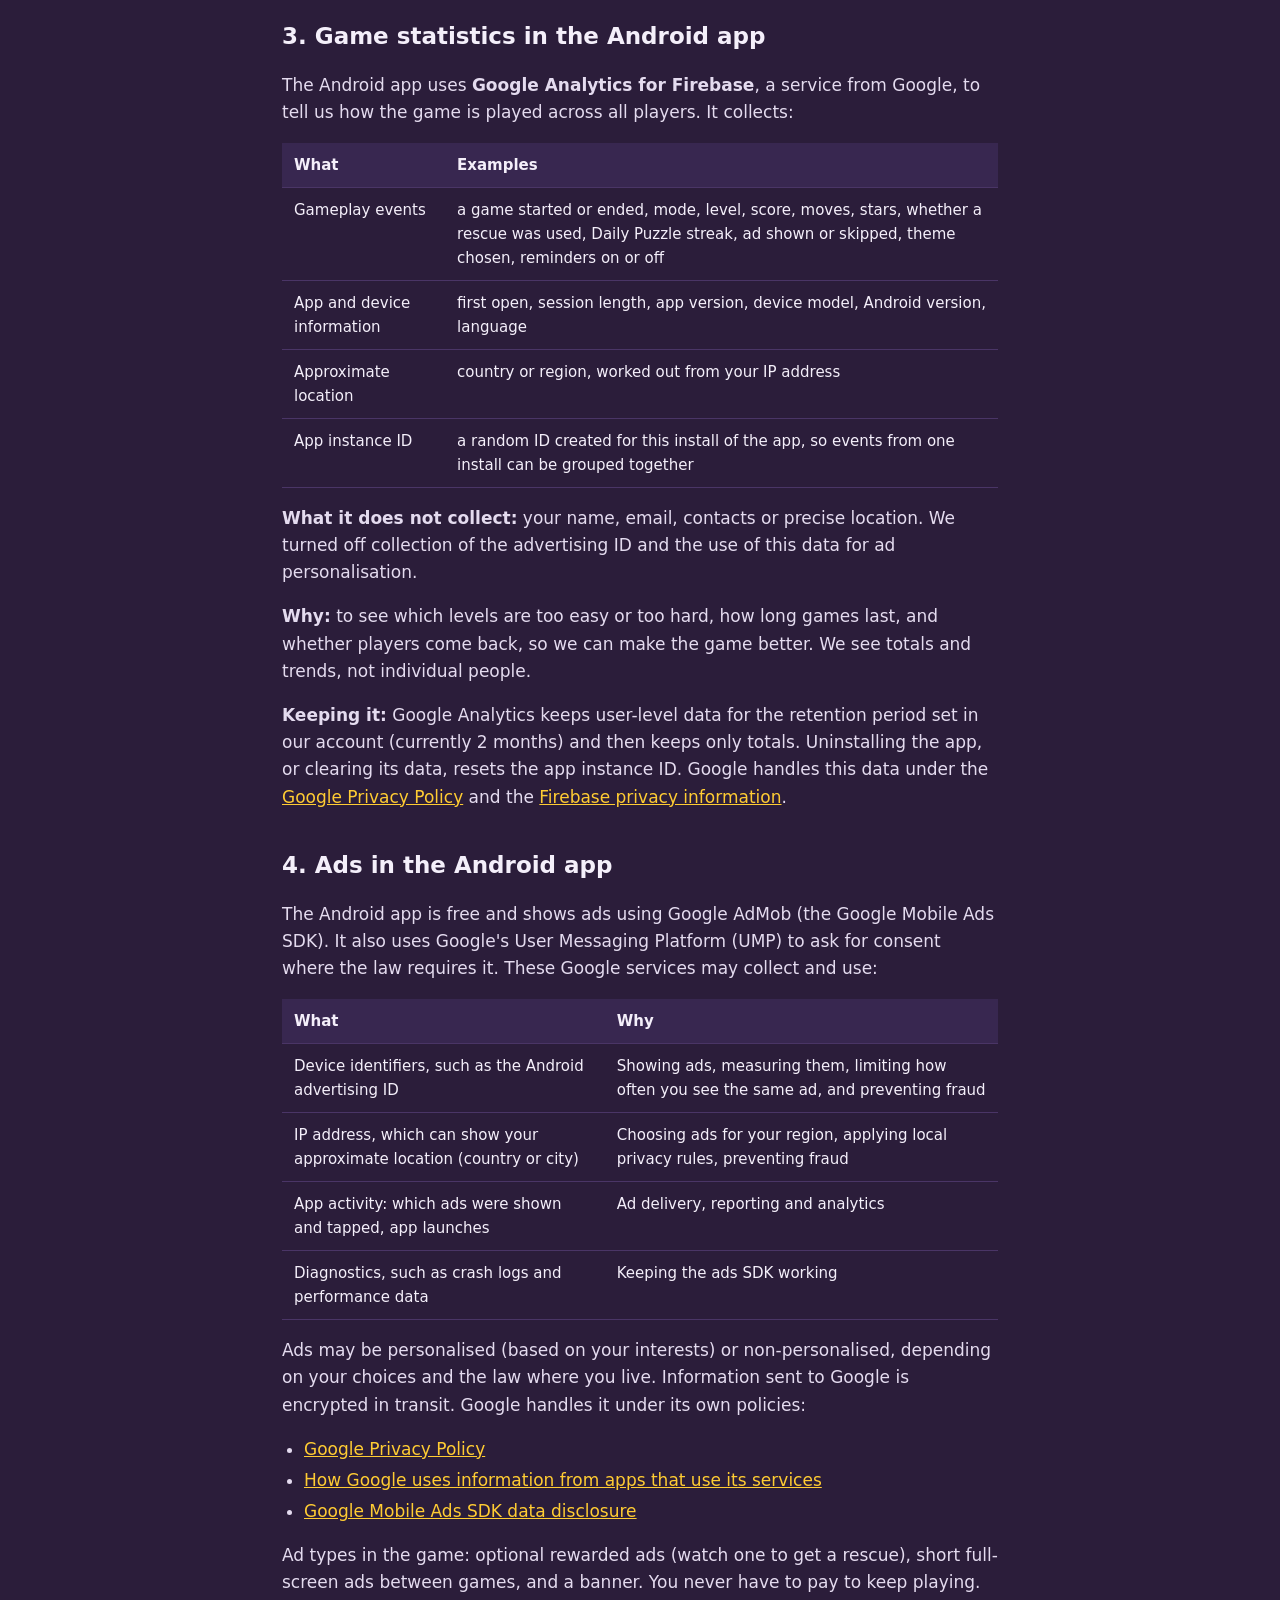
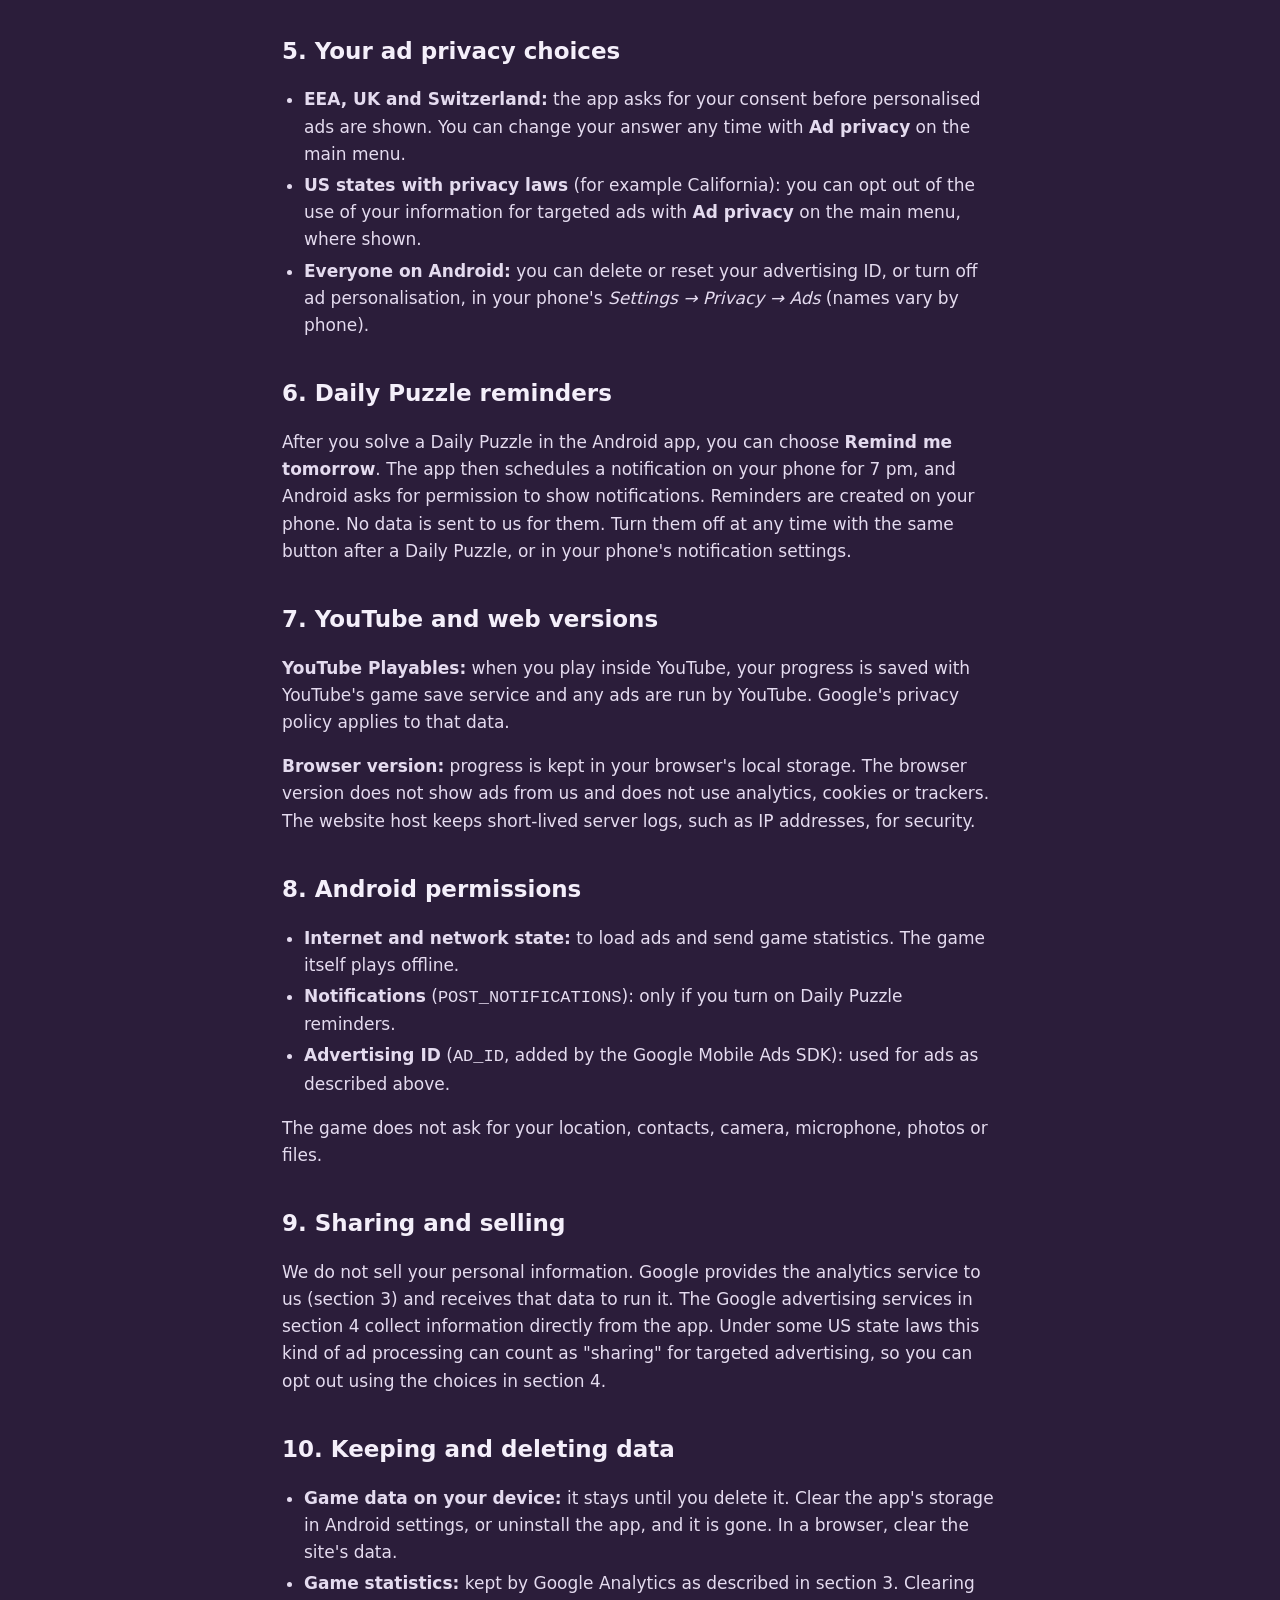
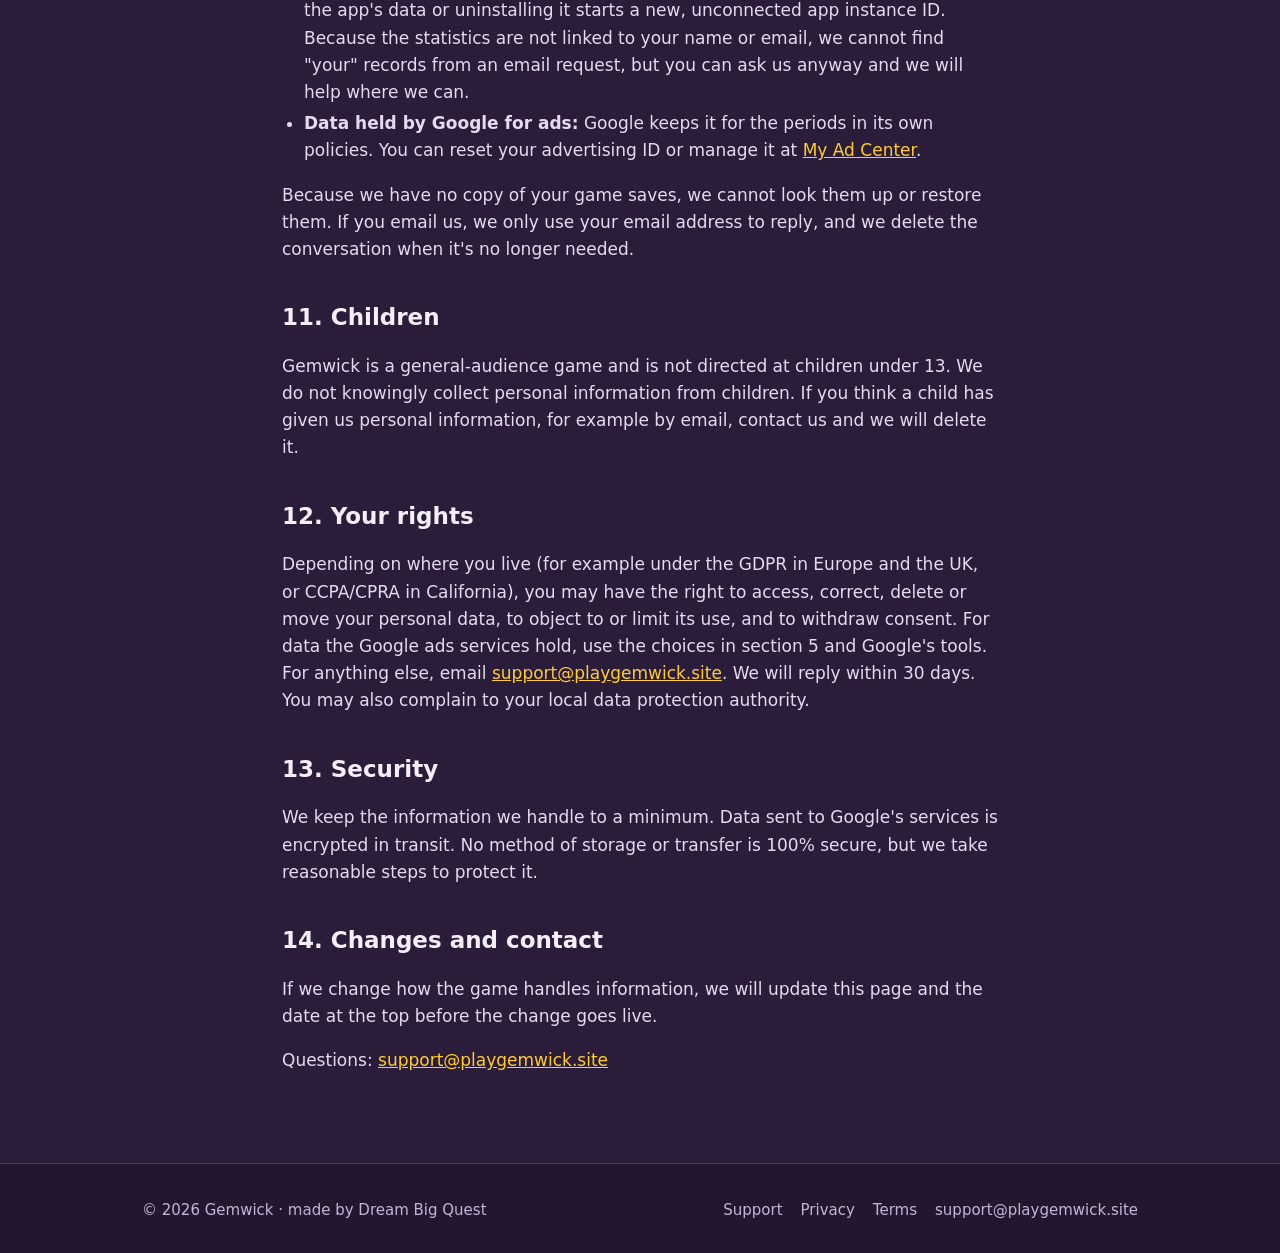
<file: gemwick/privacy/index.html>
<!DOCTYPE html><html lang="en"><head><meta charset="utf-8"><title>Gemwick</title>
<link rel="canonical" href="https://playgemwick.site/privacy/"><meta http-equiv="refresh" content="0; url=/privacy/"></head>
<body><p>Moved to <a href="/privacy/">https://playgemwick.site/privacy/</a></p></body></html>
</file>
<file: assets/style.css>
/* Dream Big Quest website. One stylesheet for every page. */
:root {
  --bg: #2b1d3a;
  --bg-2: #22172f;
  --card: #382750;
  --line: #4a3566;
  --text: #f4effa;
  --muted: #c3b5d6;
  --yellow: #ffcc33;
  --pink: #ff5a6e;
  --cyan: #3cc8e6;
  --orange: #ff9a3c;
  --green: #45d17a;
  --radius: 18px;
  --wrap: 1040px;
}
* { box-sizing: border-box; }
html { scroll-behavior: smooth; }
body {
  margin: 0;
  font: 17px/1.6 "Nunito", ui-rounded, system-ui, -apple-system, "Segoe UI", sans-serif;
  color: var(--text);
  background: var(--bg);
  -webkit-font-smoothing: antialiased;
}
a { color: var(--yellow); }
a:hover { color: #fff; }
img { max-width: 100%; display: block; }
.wrap { max-width: var(--wrap); margin: 0 auto; padding: 0 22px; }

/* Header */
.site-head { position: sticky; top: 0; z-index: 10; background: rgba(34, 23, 47, .92); backdrop-filter: blur(8px); border-bottom: 1px solid var(--line); }
.site-head .wrap { display: flex; align-items: center; justify-content: space-between; height: 64px; gap: 16px; }
.brand { display: flex; align-items: center; gap: 10px; color: var(--text); text-decoration: none; font-weight: 900; font-size: 19px; letter-spacing: .2px; }
.brand svg { width: 34px; height: 34px; flex: none; }
.nav { display: flex; gap: 22px; }
.nav a { color: var(--muted); text-decoration: none; font-weight: 700; font-size: 15px; }
.nav a:hover, .nav a[aria-current="page"] { color: var(--text); }
@media (max-width: 560px) { .nav { gap: 14px; } .nav a { font-size: 14px; } .brand span { display: none; } }

/* Hero */
.hero { padding: 84px 0 64px; text-align: center; background: radial-gradient(ellipse at 50% 0%, #5a3a86 0%, var(--bg) 70%); }
.hero h1 { font-size: clamp(36px, 6vw, 60px); line-height: 1.1; margin: 0 0 16px; font-weight: 900; }
.hero h1 em { font-style: normal; color: var(--yellow); }
.hero p { color: var(--muted); font-size: 19px; max-width: 620px; margin: 0 auto; }

/* Sections and cards */
section { padding: 56px 0; }
h2 { font-size: 30px; font-weight: 900; margin: 0 0 22px; }
.card { background: var(--card); border: 1px solid var(--line); border-radius: var(--radius); }
.game-card { display: grid; grid-template-columns: 1.2fr 1fr; overflow: hidden; }
.game-card .art { background: #4b2c79; }
.game-card .art { display: flex; align-items: center; }
.game-card .art img { width: 100%; height: auto; }
.game-card .body { padding: 30px; display: flex; flex-direction: column; gap: 12px; justify-content: center; }
.game-card h3 { margin: 0; font-size: 26px; font-weight: 900; }
.game-card p { margin: 0; color: var(--muted); }
@media (max-width: 760px) { .game-card { grid-template-columns: 1fr; } }
.tag { display: inline-block; align-self: flex-start; font-size: 13px; font-weight: 800; padding: 3px 10px; border-radius: 99px; background: rgba(255, 204, 51, .15); color: var(--yellow); }
.soon { margin-top: 18px; padding: 22px 26px; color: var(--muted); border-style: dashed; }

/* Buttons */
.btn { display: inline-flex; align-items: center; gap: 8px; padding: 12px 20px; border-radius: 14px; font-weight: 900; text-decoration: none; background: var(--yellow); color: #2b1d3a; box-shadow: 0 4px 0 #c99a12; }
.btn:hover { color: #2b1d3a; transform: translateY(-1px); }
.btn.ghost { background: transparent; color: var(--text); border: 2px solid var(--line); box-shadow: none; }
.btns { display: flex; flex-wrap: wrap; gap: 12px; margin-top: 8px; }
.btn[aria-disabled="true"] { opacity: .65; pointer-events: none; }

/* Game page */
.game-hero { padding: 56px 0 24px; }
.game-hero .wrap { display: flex; gap: 28px; align-items: center; }
.game-hero img.icon { width: 128px; height: 128px; border-radius: 28px; flex: none; box-shadow: 0 10px 30px rgba(0, 0, 0, .35); }
.game-hero h1 { margin: 0 0 6px; font-size: clamp(32px, 5vw, 48px); font-weight: 900; line-height: 1.1; }
.game-hero p { margin: 0; color: var(--muted); font-size: 19px; }
@media (max-width: 560px) { .game-hero .wrap { flex-direction: column; text-align: center; } .game-hero .btns { justify-content: center; } }
.shots { display: grid; grid-template-columns: repeat(3, 1fr); gap: 18px; }
.shots img { width: 100%; height: auto; aspect-ratio: 9 / 16; object-fit: cover; border-radius: 22px; border: 1px solid var(--line); }
@media (max-width: 640px) { .shots { grid-template-columns: repeat(3, 70%); overflow-x: auto; scroll-snap-type: x mandatory; } .shots img { scroll-snap-align: center; } }
.features { display: grid; grid-template-columns: repeat(auto-fit, minmax(220px, 1fr)); gap: 16px; }
.features .card { padding: 22px; }
.features h3 { margin: 0 0 6px; font-size: 19px; }
.features p { margin: 0; color: var(--muted); font-size: 16px; }
.dot { display: inline-block; width: 14px; height: 14px; border-radius: 4px; margin-right: 8px; vertical-align: -1px; }

/* Long-form pages (privacy, terms, support) */
.doc { max-width: 760px; margin: 0 auto; padding: 48px 22px 72px; }
.doc h1 { font-size: clamp(30px, 5vw, 42px); font-weight: 900; line-height: 1.15; margin: 0 0 6px; }
.doc .meta { color: var(--muted); margin: 0 0 28px; }
.doc h2 { font-size: 23px; margin: 36px 0 10px; }
.doc h3 { font-size: 18px; margin: 22px 0 6px; }
.doc p, .doc li { color: #e4dbef; }
.doc ul { padding-left: 22px; }
.doc li { margin: 4px 0; }
.doc table { width: 100%; border-collapse: collapse; margin: 12px 0; font-size: 15px; }
.doc th, .doc td { text-align: left; vertical-align: top; padding: 10px 12px; border-bottom: 1px solid var(--line); }
.doc th { color: var(--text); background: var(--card); }
.doc .summary { padding: 18px 22px; margin: 0 0 8px; }
.doc .summary p { margin: 6px 0; }
.toc { padding: 14px 22px; margin: 20px 0; }
.toc ol { margin: 6px 0; padding-left: 20px; columns: 2; }
@media (max-width: 560px) { .toc ol { columns: 1; } }
details.card { padding: 14px 20px; margin: 10px 0; }
details summary { cursor: pointer; font-weight: 800; }
details p { margin: 10px 0 4px; }

/* Footer */
.site-foot { border-top: 1px solid var(--line); background: var(--bg-2); padding: 34px 0; color: var(--muted); font-size: 15px; }
.site-foot .wrap { display: flex; flex-wrap: wrap; justify-content: space-between; gap: 16px; }
.site-foot nav { display: flex; flex-wrap: wrap; gap: 18px; }
.site-foot a { color: var(--muted); text-decoration: none; }
.site-foot a:hover { color: var(--text); }
</file>
